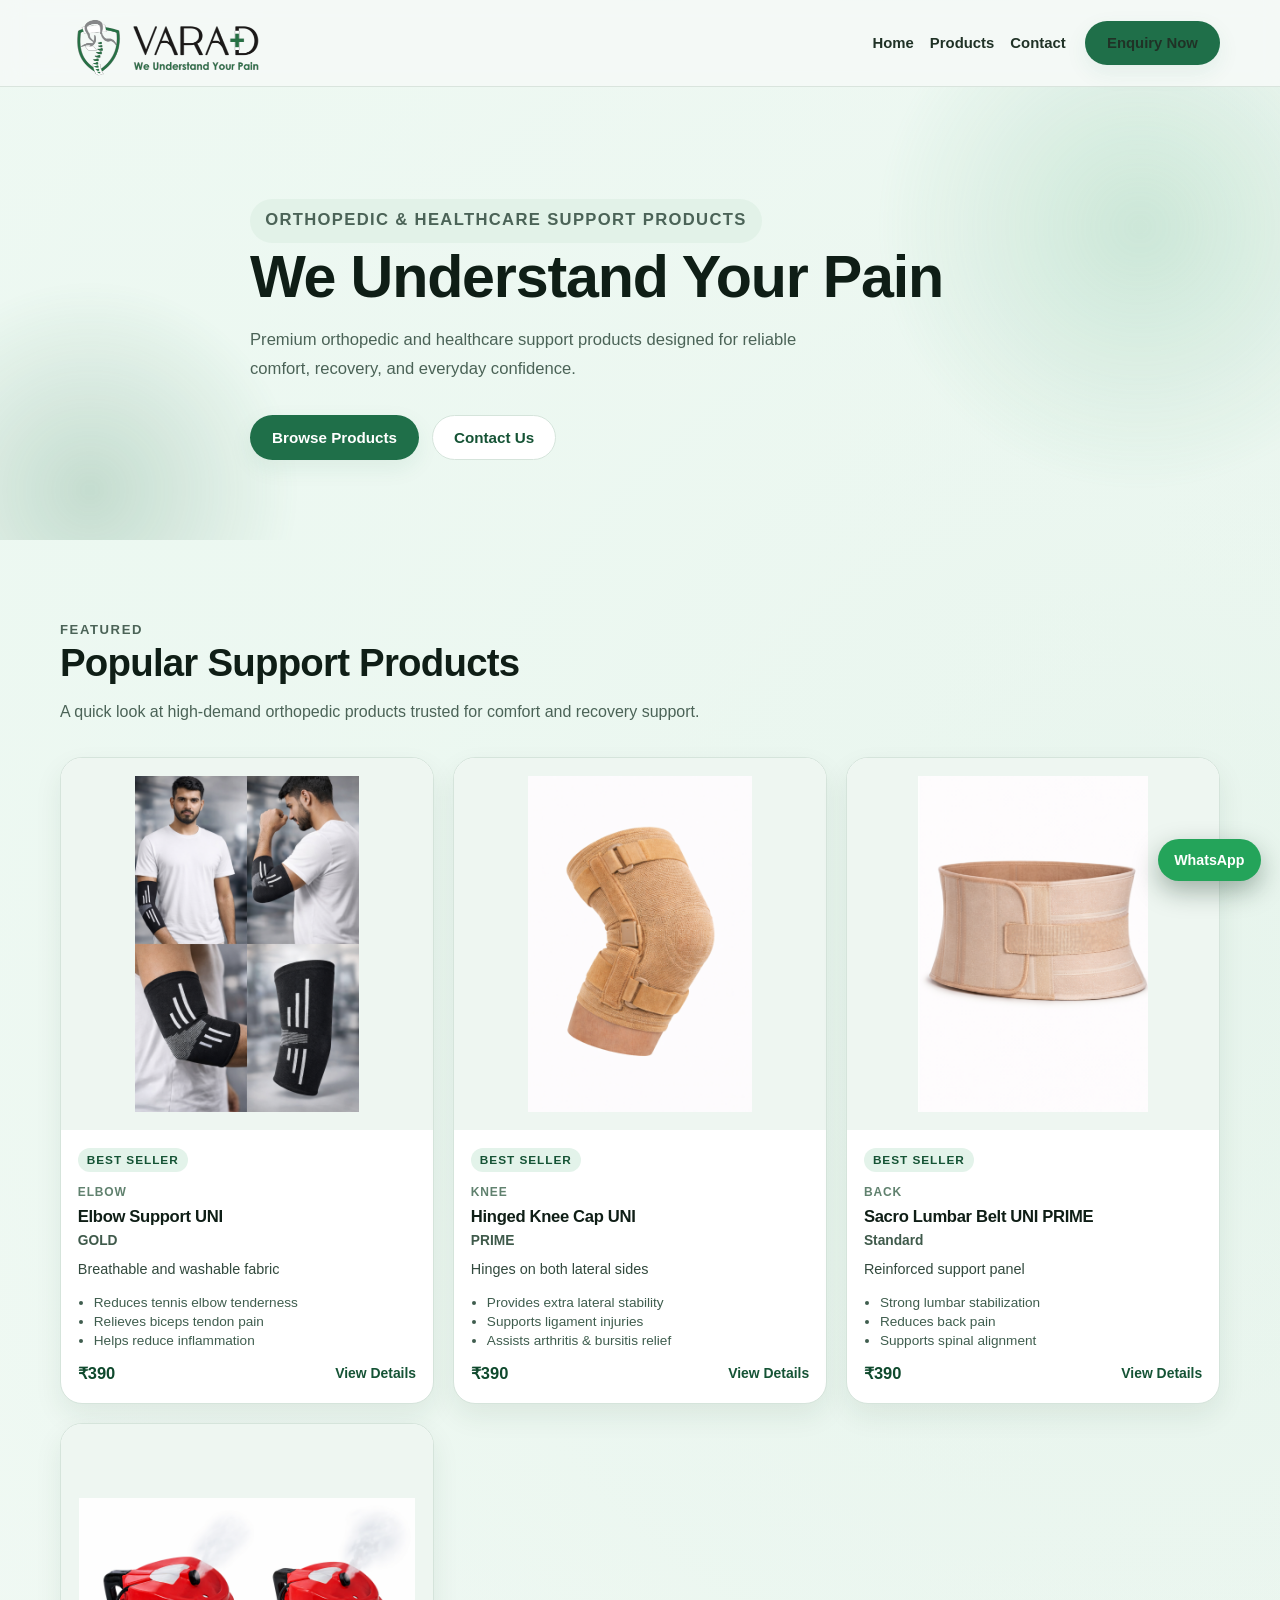
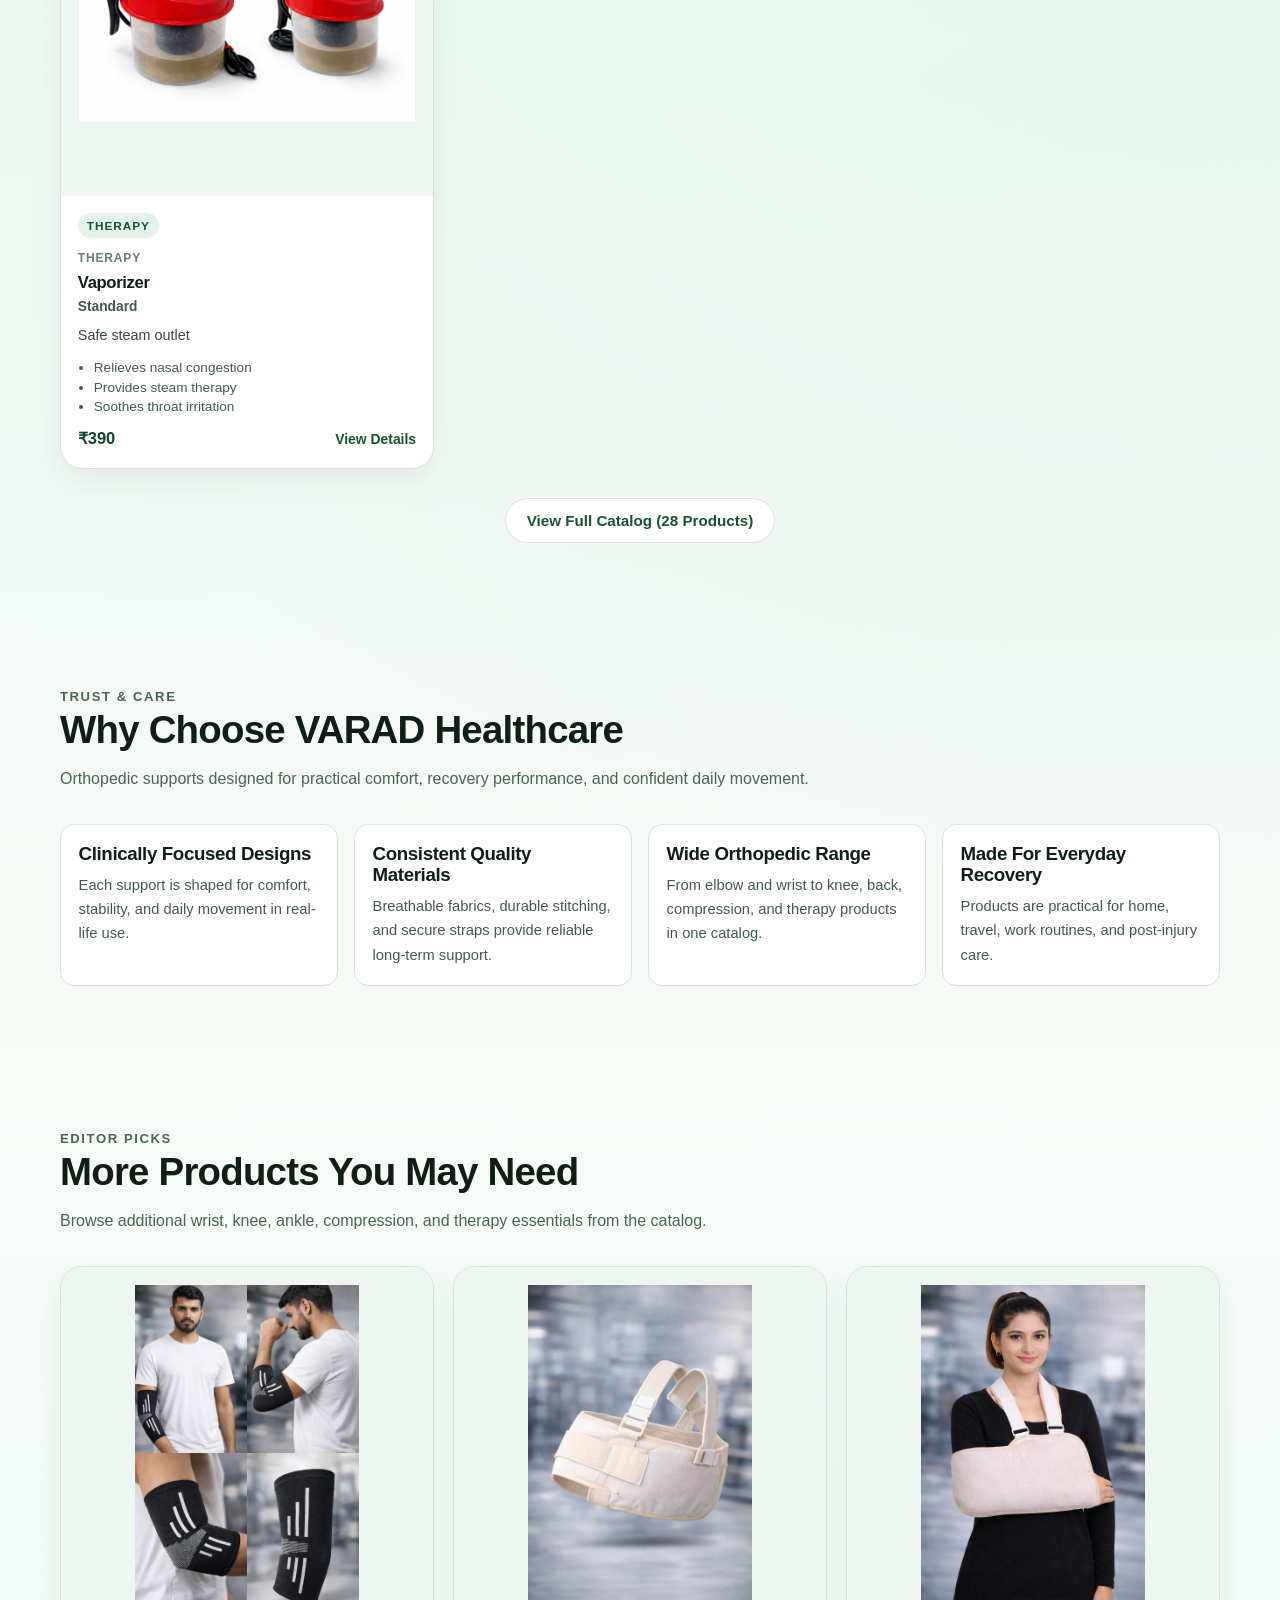
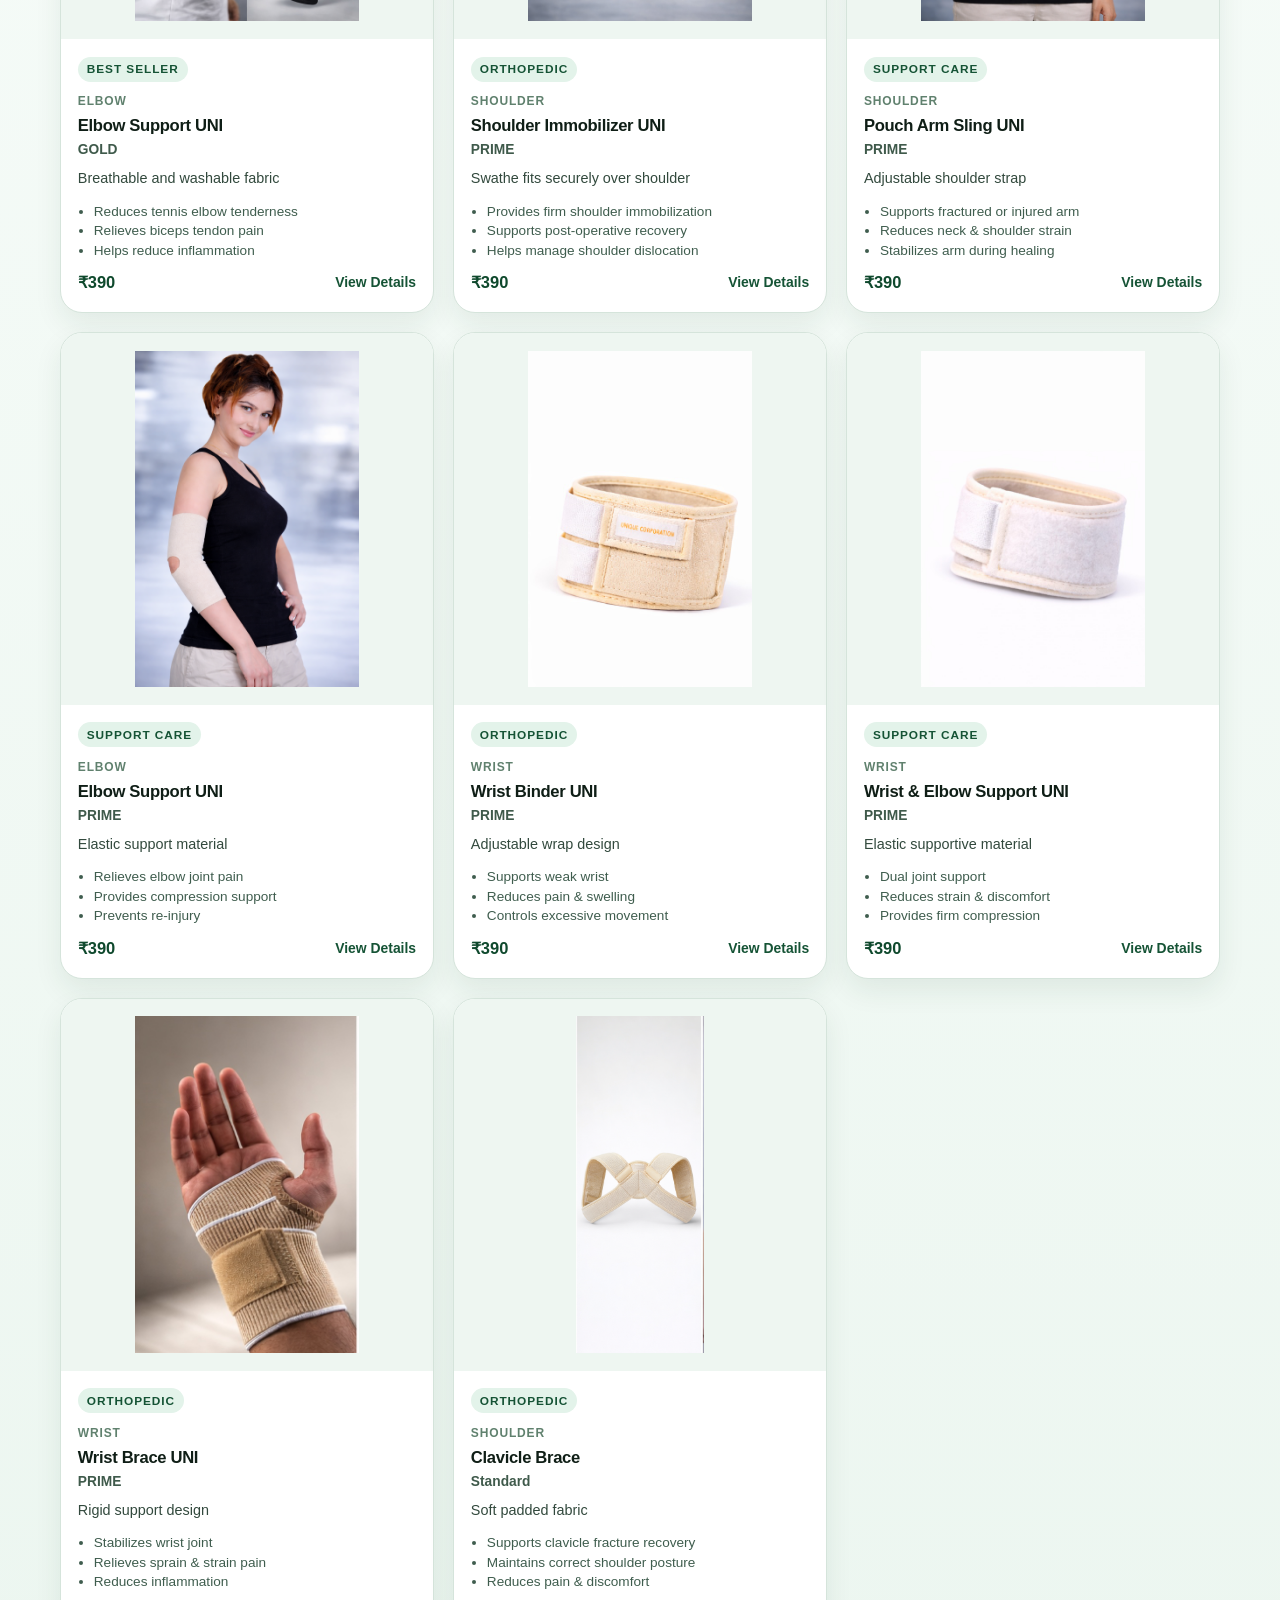
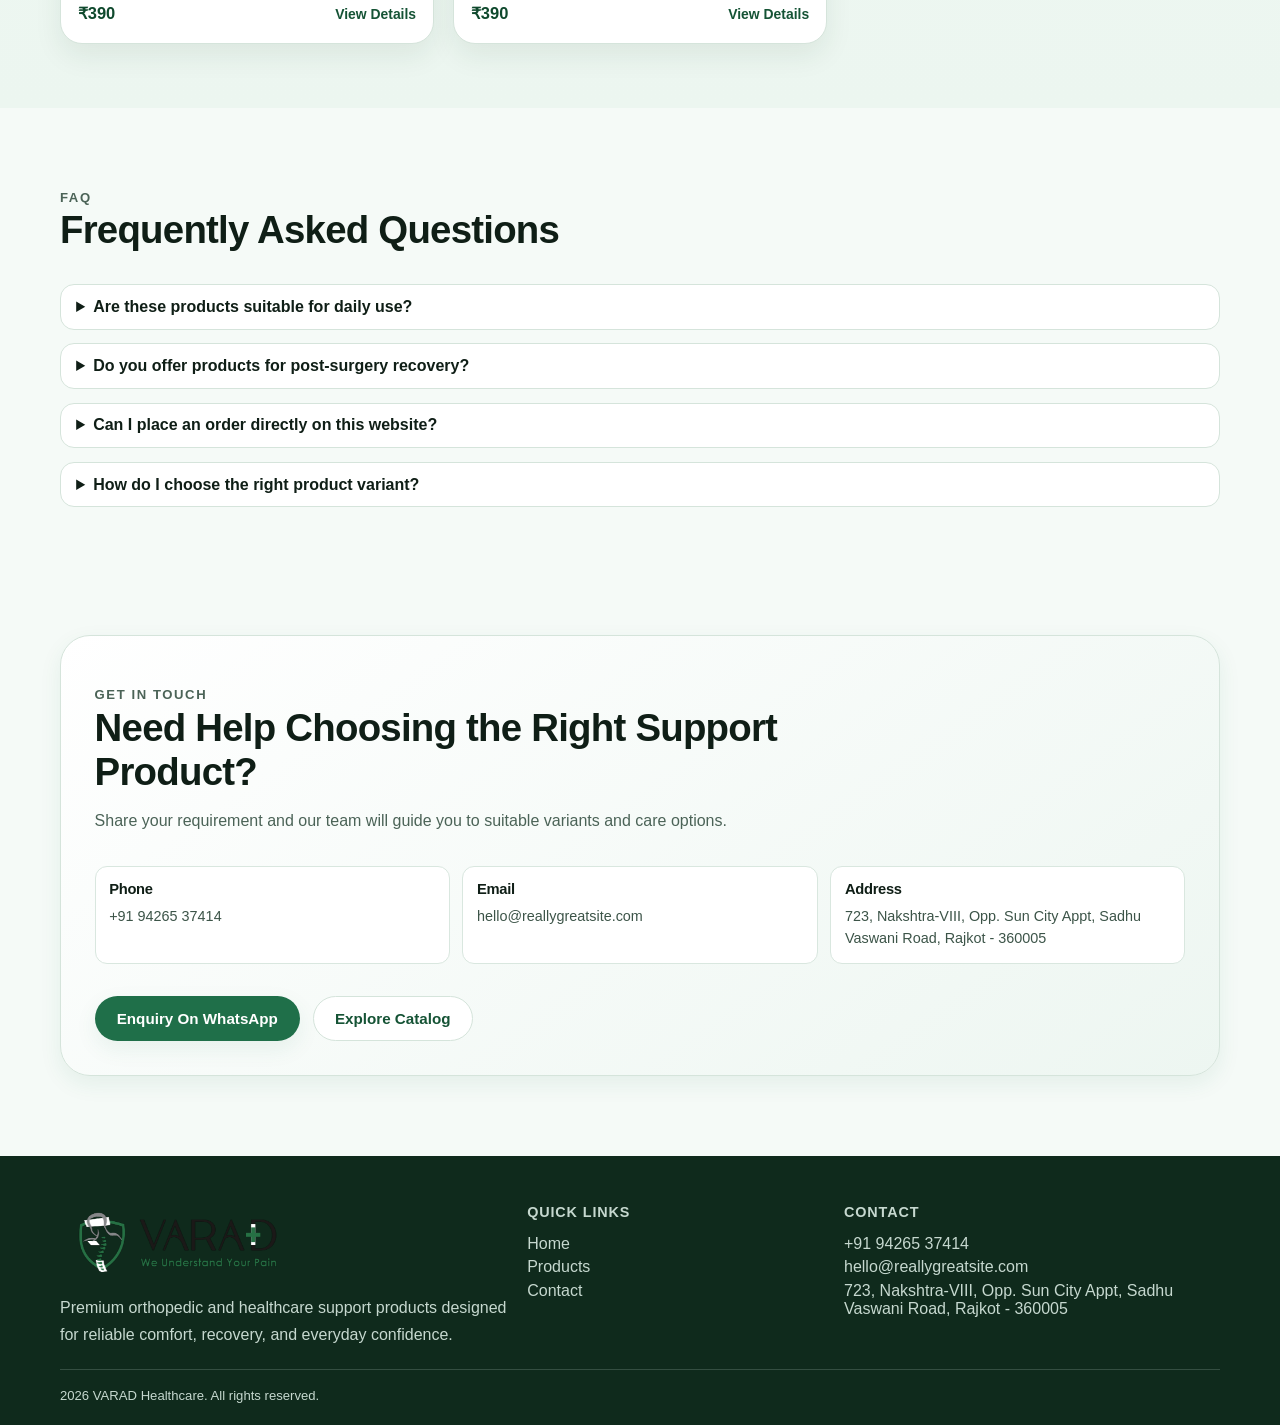
<file: index.html>
<!doctype html>
<html lang="en">
  <head>
    <meta charset="UTF-8" />
    <meta name="viewport" content="width=device-width, initial-scale=1.0" />
    <title>VARAD Healthcare | Orthopedic Product Catalog</title>
    <meta
      name="description"
      content="VARAD Healthcare orthopedic and healthcare support products with features, benefits, and MRP details."
    />
    <meta
      name="keywords"
      content="VARAD Healthcare, orthopedic products, elbow support, knee cap, sacro lumbar belt, healthcare catalog"
    />
    <link rel="icon" href="favicon.svg" type="image/svg+xml" />
    <link rel="stylesheet" href="assets/css/styles.css" />
  </head>
  <body data-page="home">
    <header class="site-header">
      <div class="container nav-wrap">
        <a href="index.html" class="brand">
          <img src="images/varad-logo.png" alt="VARAD Healthcare" class="brand-logo" />
          <span class="sr-only">VARAD Healthcare</span>
        </a>

        <button class="menu-toggle" type="button" id="menuToggle" aria-label="Toggle navigation">
          <span></span>
          <span></span>
          <span></span>
        </button>

        <nav class="main-nav" id="mainNav">
          <a href="index.html">Home</a>
          <a href="products.html">Products</a>
          <a href="#contact">Contact</a>
          <a href="#" class="btn btn-primary nav-btn js-whatsapp-link">Enquiry Now</a>
        </nav>
      </div>
    </header>

    <main>
      <section class="hero">
        <div class="container hero-inner">
          <p class="hero-chip">Orthopedic & Healthcare Support Products</p>
          <h1>We Understand Your Pain</h1>
          <p>
            Premium orthopedic and healthcare support products designed for reliable comfort,
            recovery, and everyday confidence.
          </p>

          <div class="hero-cta">
            <a href="products.html" class="btn btn-primary">Browse Products</a>
            <a href="#contact" class="btn btn-secondary">Contact Us</a>
          </div>
        </div>
      </section>

      <section class="section">
        <div class="container">
          <div class="section-heading">
            <p class="section-eyebrow">Featured</p>
            <h2>Popular Support Products</h2>
            <p>
              A quick look at high-demand orthopedic products trusted for comfort and recovery support.
            </p>
          </div>

          <div class="product-grid" id="featuredProducts"></div>

          <div class="centered-action">
            <a href="products.html" class="btn btn-secondary" id="catalogCountBtn">View Full Catalog</a>
          </div>
        </div>
      </section>

      <section class="section why-choose">
        <div class="container">
          <div class="section-heading">
            <p class="section-eyebrow">Trust & Care</p>
            <h2>Why Choose VARAD Healthcare</h2>
            <p>
              Orthopedic supports designed for practical comfort, recovery performance, and confident daily movement.
            </p>
          </div>

          <div class="info-grid" id="whyChooseGrid"></div>
        </div>
      </section>

      <section class="section light">
        <div class="container">
          <div class="section-heading">
            <p class="section-eyebrow">Editor Picks</p>
            <h2>More Products You May Need</h2>
            <p>
              Browse additional wrist, knee, ankle, compression, and therapy essentials from the catalog.
            </p>
          </div>

          <div class="product-grid" id="popularProducts"></div>
        </div>
      </section>

      <section class="section faq">
        <div class="container">
          <div class="section-heading">
            <p class="section-eyebrow">FAQ</p>
            <h2>Frequently Asked Questions</h2>
          </div>

          <div class="faq-list" id="faqList"></div>
        </div>
      </section>

      <section id="contact" class="section contact">
        <div class="container contact-card">
          <div class="section-heading">
            <p class="section-eyebrow">Get In Touch</p>
            <h2>Need Help Choosing the Right Support Product?</h2>
            <p>
              Share your requirement and our team will guide you to suitable variants and care options.
            </p>
          </div>

          <div class="contact-grid">
            <div>
              <h3>Phone</h3>
              <p class="js-phone"></p>
            </div>
            <div>
              <h3>Email</h3>
              <p class="js-email"></p>
            </div>
            <div>
              <h3>Address</h3>
              <p class="js-address"></p>
            </div>
          </div>

          <div class="hero-cta">
            <a href="#" class="btn btn-primary js-whatsapp-link">Enquiry On WhatsApp</a>
            <a href="products.html" class="btn btn-secondary">Explore Catalog</a>
          </div>
        </div>
      </section>
    </main>

    <footer class="site-footer">
      <div class="container footer-grid">
        <div>
          <img src="images/varad-logo.png" alt="VARAD Healthcare" class="footer-logo" />
          <p>
            Premium orthopedic and healthcare support products designed for reliable comfort, recovery, and everyday confidence.
          </p>
        </div>

        <div>
          <p class="footer-title">Quick Links</p>
          <ul>
            <li><a href="index.html">Home</a></li>
            <li><a href="products.html">Products</a></li>
            <li><a href="#contact">Contact</a></li>
          </ul>
        </div>

        <div>
          <p class="footer-title">Contact</p>
          <ul>
            <li class="js-phone"></li>
            <li class="js-email"></li>
            <li class="js-address"></li>
          </ul>
        </div>
      </div>

      <div class="container footer-bottom">
        <p><span id="currentYear"></span> VARAD Healthcare. All rights reserved.</p>
      </div>
    </footer>

    <a href="#" class="whatsapp-float js-whatsapp-link" aria-label="Chat on WhatsApp">WhatsApp</a>

    <script src="assets/js/products-data.js"></script>
    <script src="assets/js/main.js"></script>
  </body>
</html>
</file>
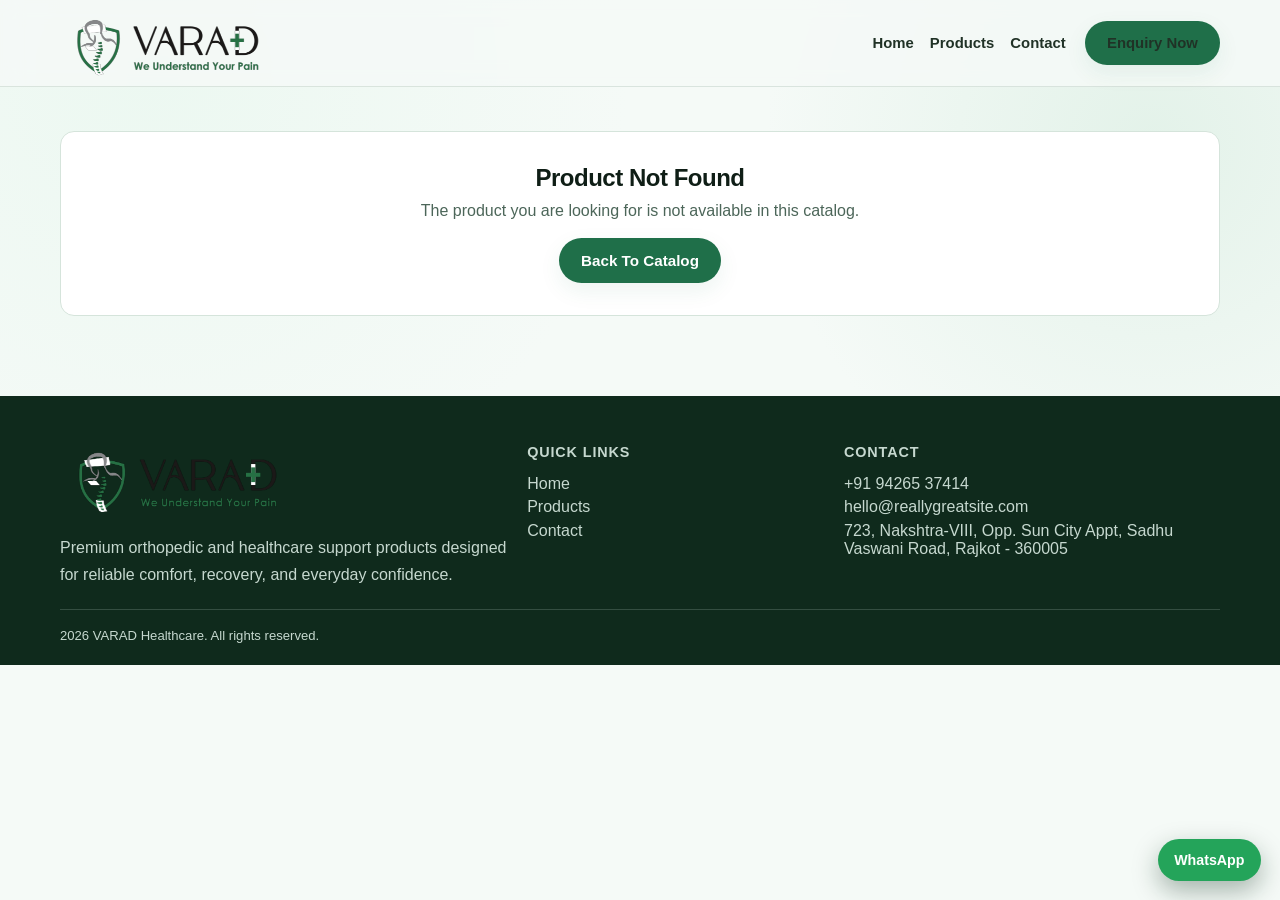
<file: product.html>
<!doctype html>
<html lang="en">
  <head>
    <meta charset="UTF-8" />
    <meta name="viewport" content="width=device-width, initial-scale=1.0" />
    <title>Product Details | VARAD Healthcare</title>
    <meta name="description" content="VARAD Healthcare product details with features, benefits, and MRP." />
    <link rel="icon" href="favicon.svg" type="image/svg+xml" />
    <link rel="stylesheet" href="assets/css/styles.css" />
  </head>
  <body data-page="product">
    <header class="site-header">
      <div class="container nav-wrap">
        <a href="index.html" class="brand">
          <img src="images/varad-logo.png" alt="VARAD Healthcare" class="brand-logo" />
          <span class="sr-only">VARAD Healthcare</span>
        </a>

        <button class="menu-toggle" type="button" id="menuToggle" aria-label="Toggle navigation">
          <span></span>
          <span></span>
          <span></span>
        </button>

        <nav class="main-nav" id="mainNav">
          <a href="index.html">Home</a>
          <a href="products.html">Products</a>
          <a href="index.html#contact">Contact</a>
          <a href="#" class="btn btn-primary nav-btn js-whatsapp-link">Enquiry Now</a>
        </nav>
      </div>
    </header>

    <main>
      <section class="section product-details-page">
        <div class="container" id="productDetailRoot"></div>
      </section>
    </main>

    <footer class="site-footer">
      <div class="container footer-grid">
        <div>
          <img src="images/varad-logo.png" alt="VARAD Healthcare" class="footer-logo" />
          <p>
            Premium orthopedic and healthcare support products designed for reliable comfort, recovery, and everyday confidence.
          </p>
        </div>

        <div>
          <p class="footer-title">Quick Links</p>
          <ul>
            <li><a href="index.html">Home</a></li>
            <li><a href="products.html">Products</a></li>
            <li><a href="index.html#contact">Contact</a></li>
          </ul>
        </div>

        <div>
          <p class="footer-title">Contact</p>
          <ul>
            <li class="js-phone"></li>
            <li class="js-email"></li>
            <li class="js-address"></li>
          </ul>
        </div>
      </div>

      <div class="container footer-bottom">
        <p><span id="currentYear"></span> VARAD Healthcare. All rights reserved.</p>
      </div>
    </footer>

    <a href="#" class="whatsapp-float js-whatsapp-link" aria-label="Chat on WhatsApp">WhatsApp</a>

    <script src="assets/js/products-data.js"></script>
    <script src="assets/js/main.js"></script>
  </body>
</html>
</file>
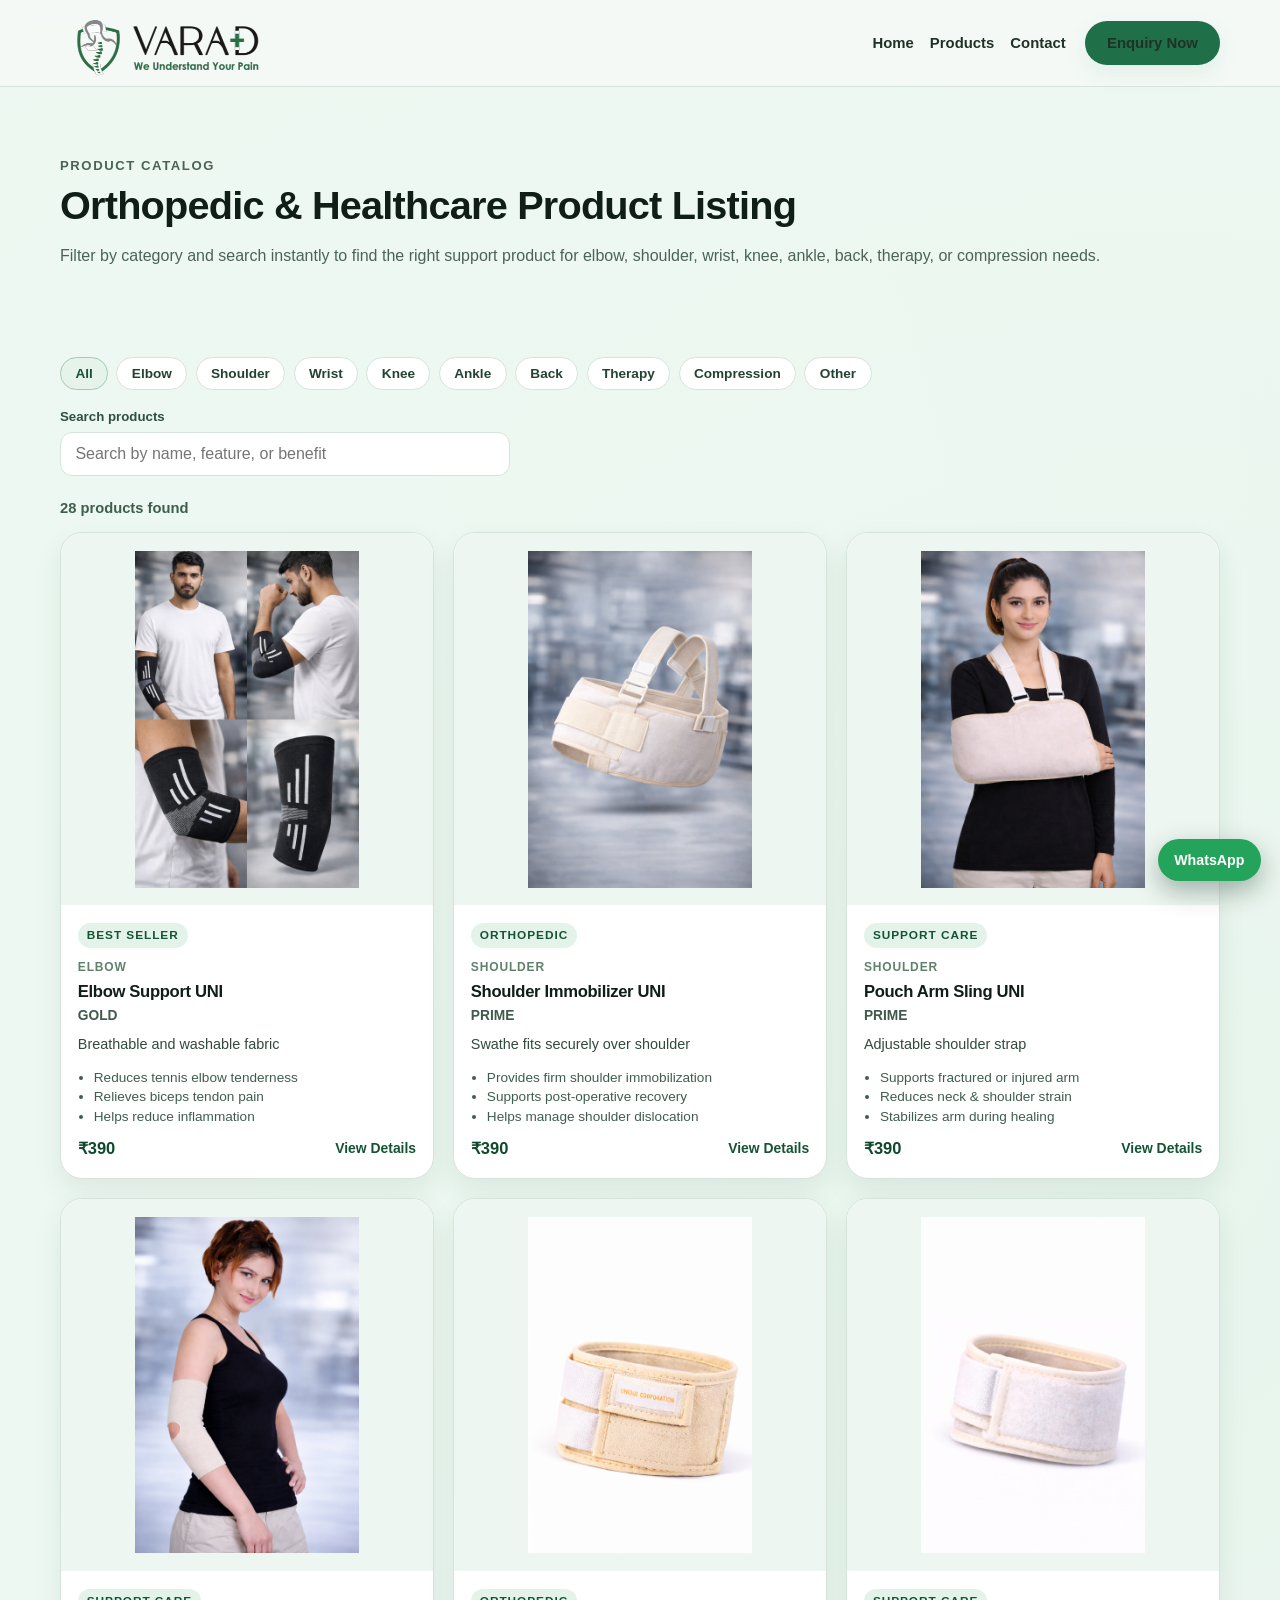
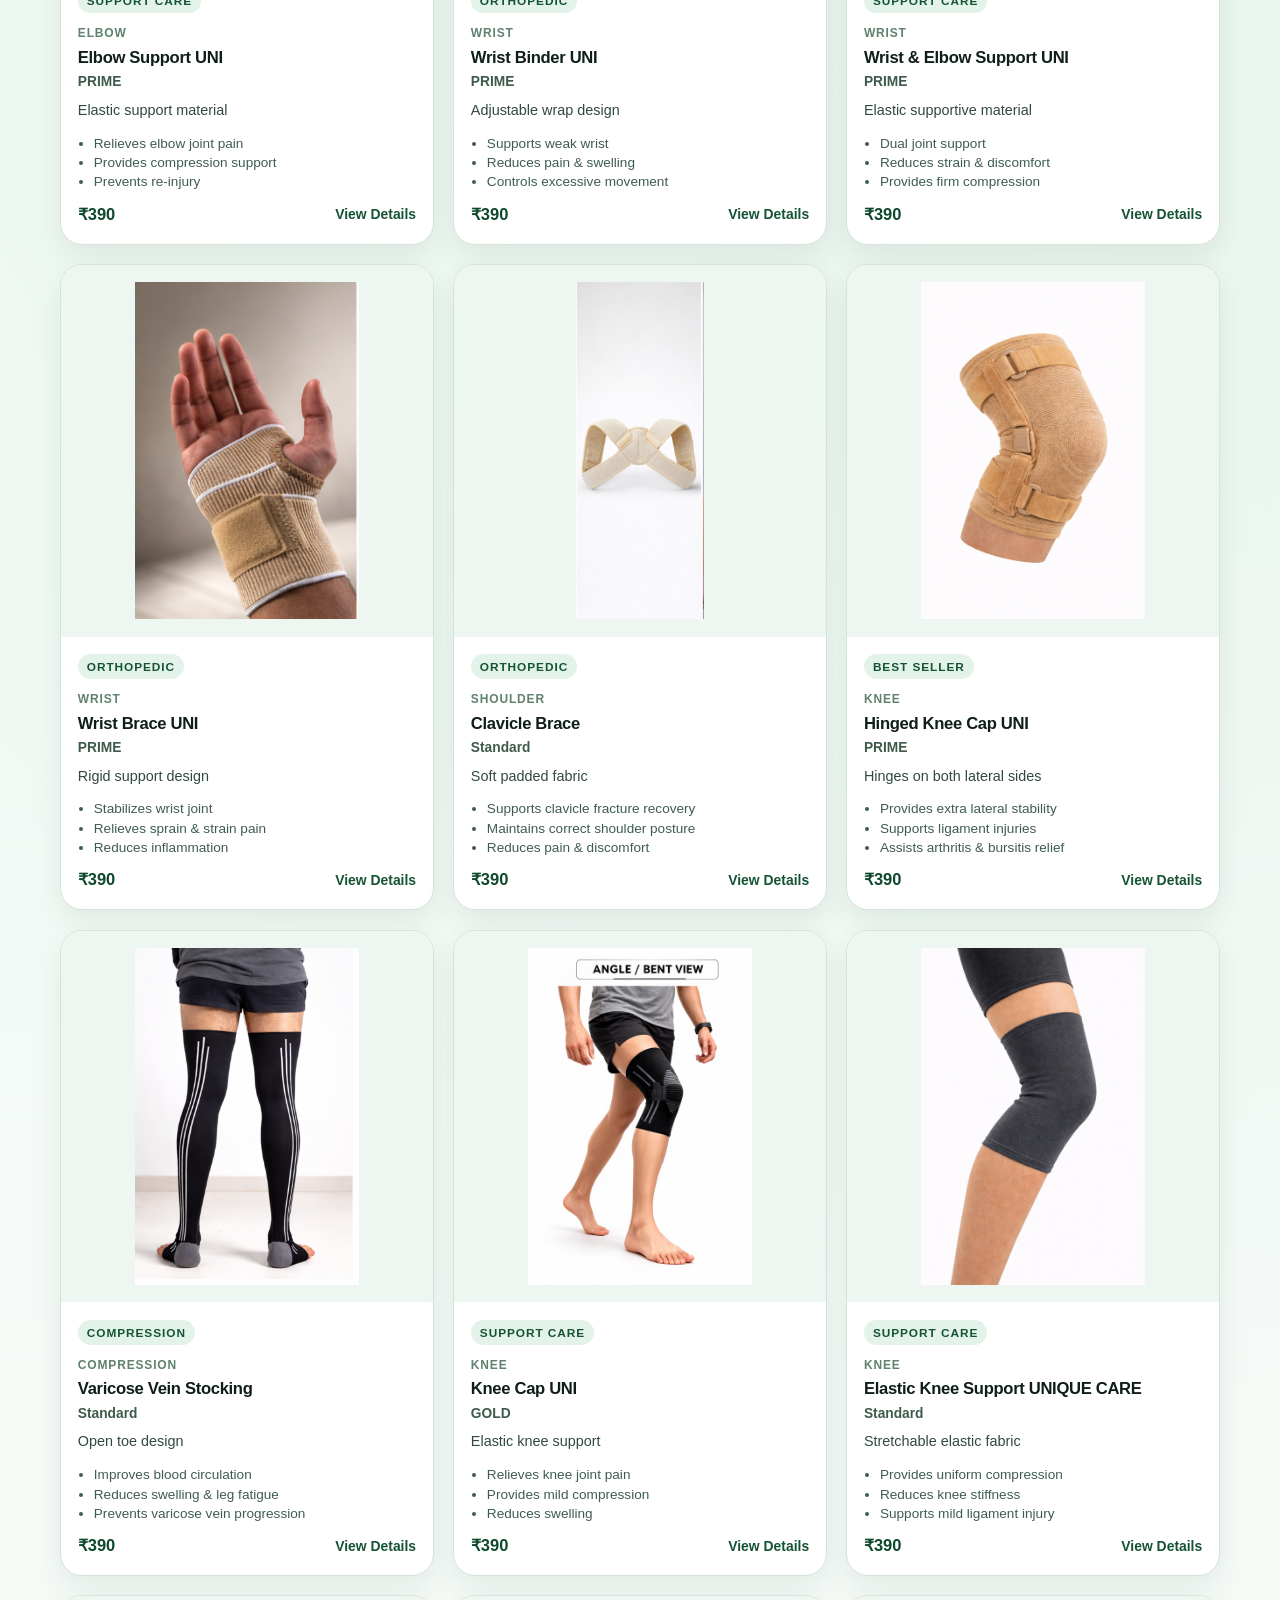
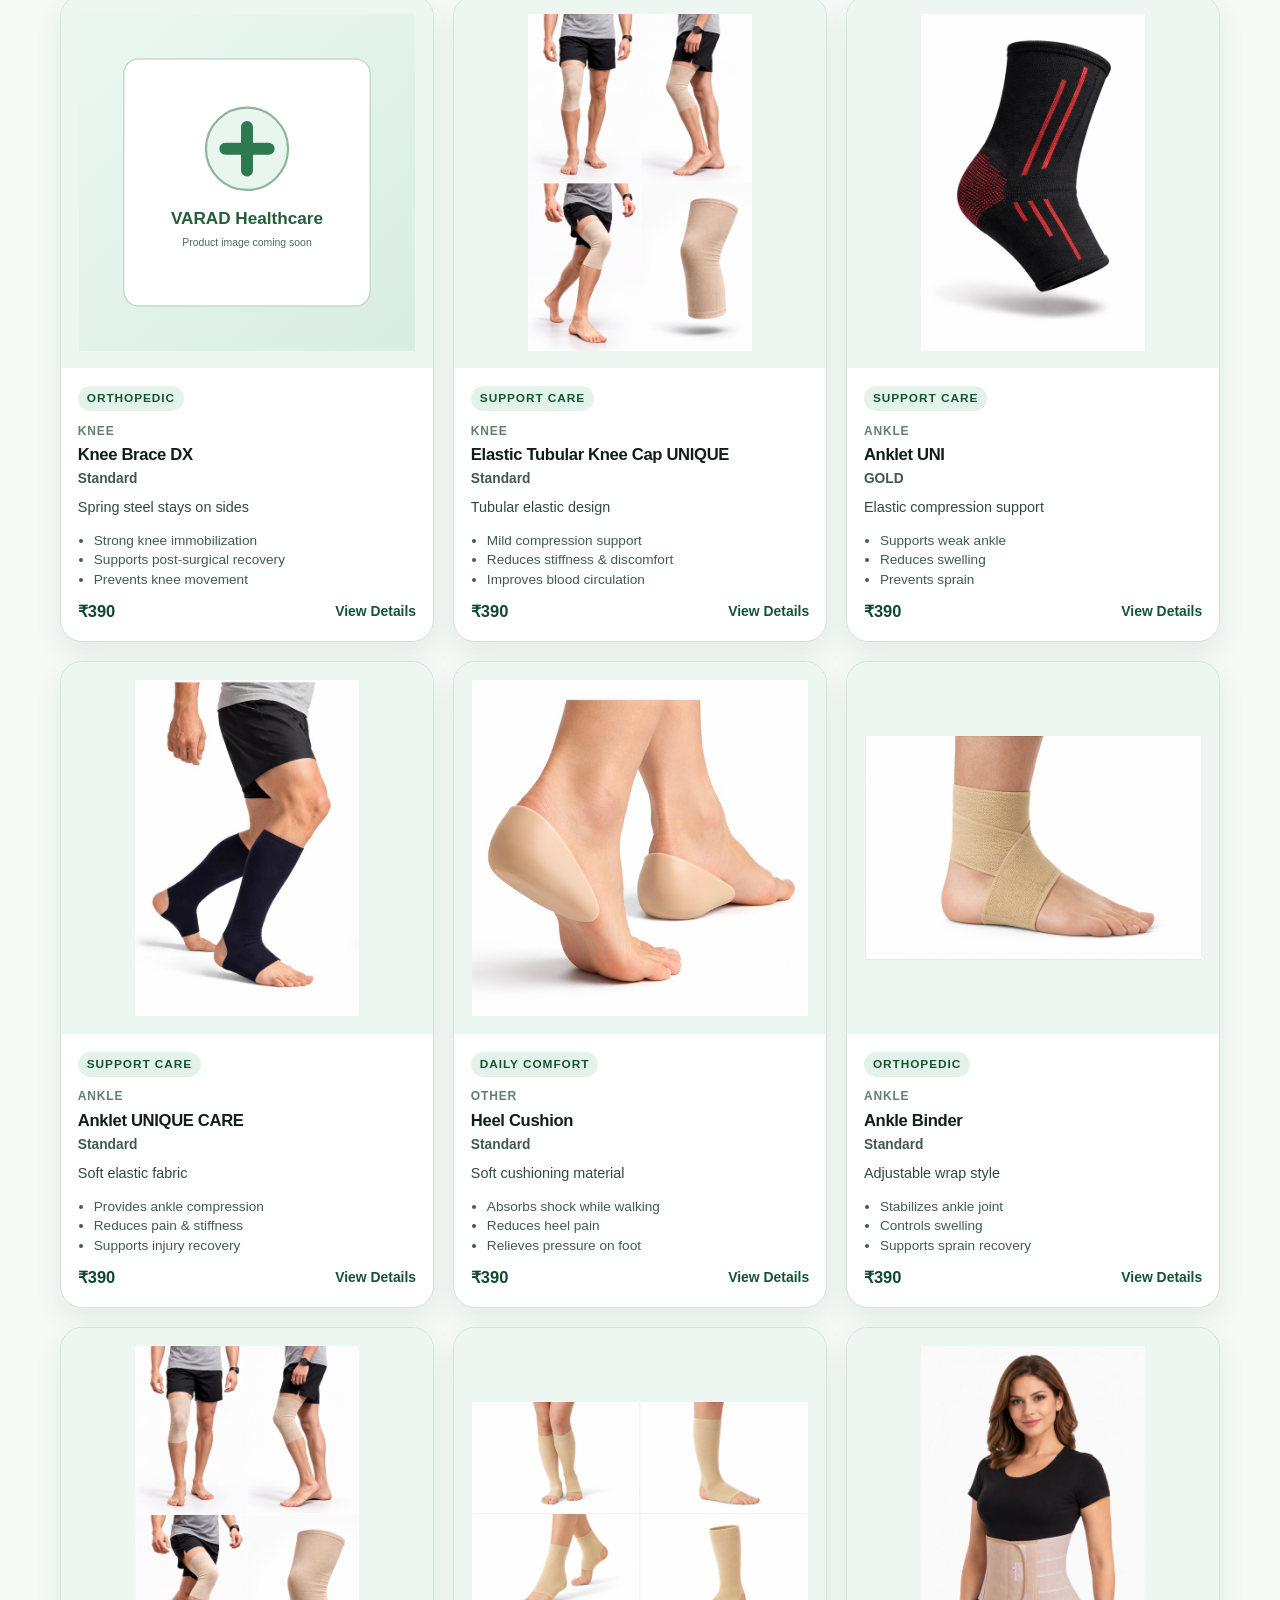
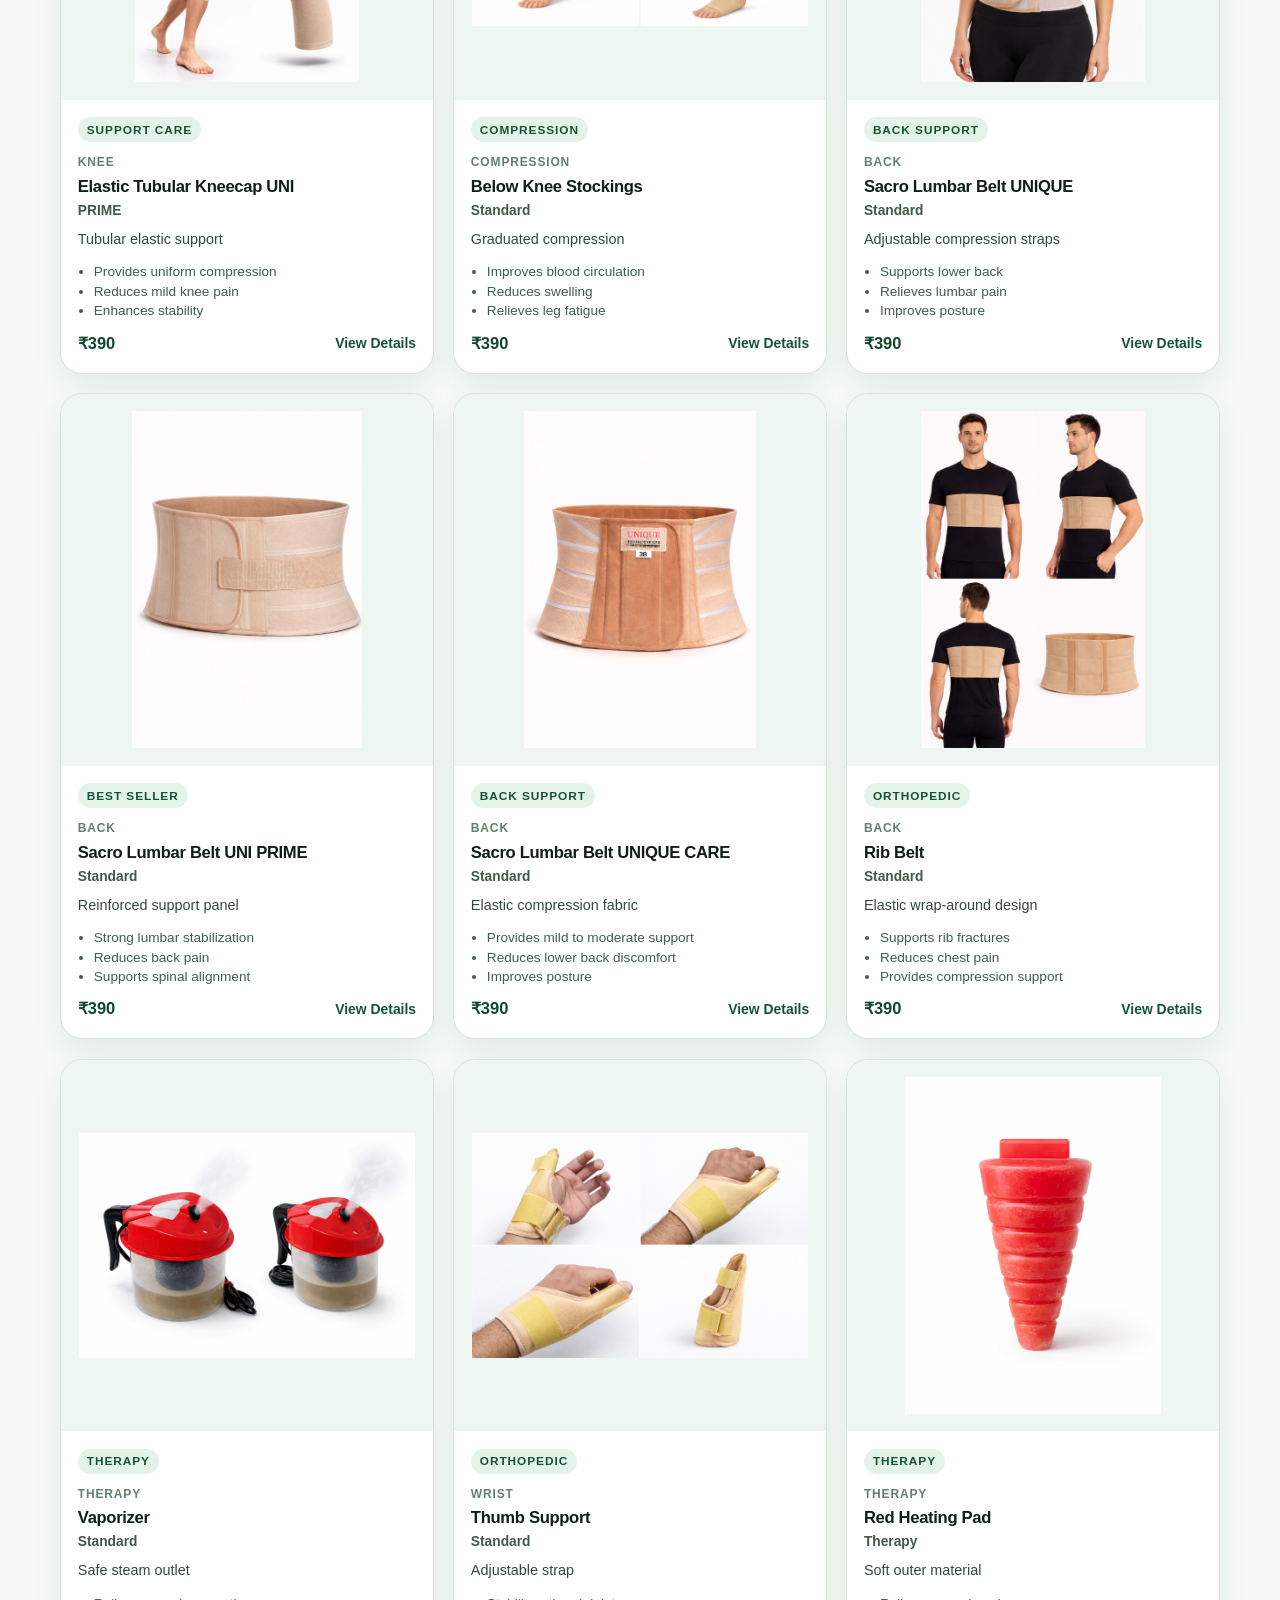
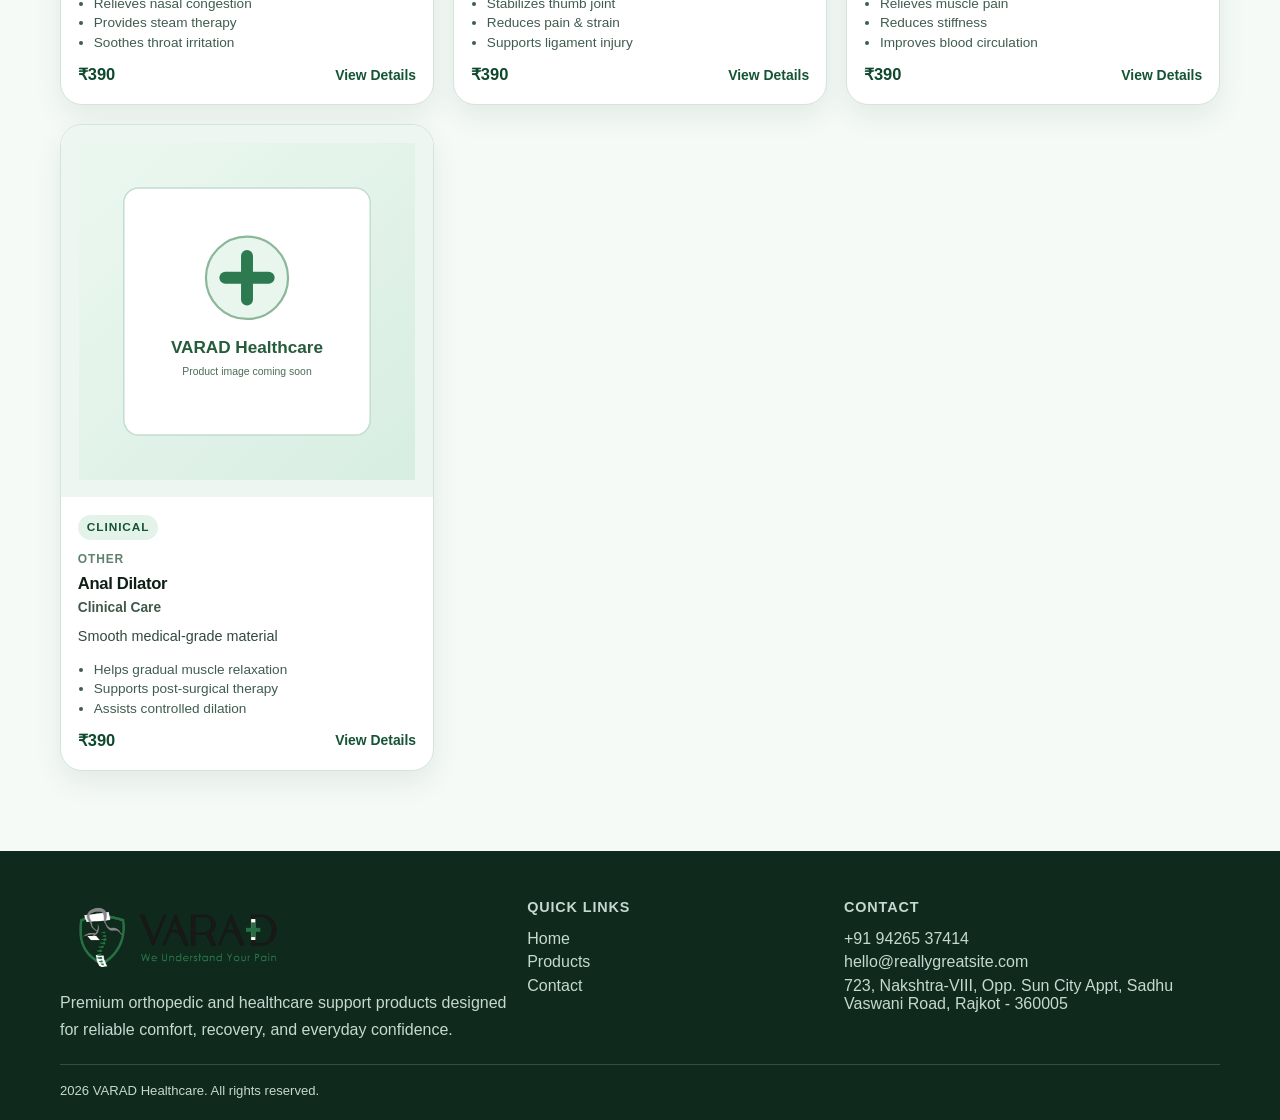
<file: products.html>
<!doctype html>
<html lang="en">
  <head>
    <meta charset="UTF-8" />
    <meta name="viewport" content="width=device-width, initial-scale=1.0" />
    <title>Products | VARAD Healthcare</title>
    <meta
      name="description"
      content="Browse VARAD Healthcare orthopedic and support products by category, features, benefits, and MRP."
    />
    <link rel="icon" href="favicon.svg" type="image/svg+xml" />
    <link rel="stylesheet" href="assets/css/styles.css" />
  </head>
  <body data-page="products">
    <header class="site-header">
      <div class="container nav-wrap">
        <a href="index.html" class="brand">
          <img src="images/varad-logo.png" alt="VARAD Healthcare" class="brand-logo" />
          <span class="sr-only">VARAD Healthcare</span>
        </a>

        <button class="menu-toggle" type="button" id="menuToggle" aria-label="Toggle navigation">
          <span></span>
          <span></span>
          <span></span>
        </button>

        <nav class="main-nav" id="mainNav">
          <a href="index.html">Home</a>
          <a href="products.html">Products</a>
          <a href="index.html#contact">Contact</a>
          <a href="#" class="btn btn-primary nav-btn js-whatsapp-link">Enquiry Now</a>
        </nav>
      </div>
    </header>

    <main>
      <section class="sub-hero">
        <div class="container">
          <p class="section-eyebrow">Product Catalog</p>
          <h1>Orthopedic & Healthcare Product Listing</h1>
          <p>
            Filter by category and search instantly to find the right support product for elbow,
            shoulder, wrist, knee, ankle, back, therapy, or compression needs.
          </p>
        </div>
      </section>

      <section class="section">
        <div class="container">
          <div class="catalog-toolbar">
            <div class="filter-row" id="categoryFilters"></div>

            <label class="search-box" for="productSearch">
              <span>Search products</span>
              <input
                id="productSearch"
                type="search"
                placeholder="Search by name, feature, or benefit"
              />
            </label>
          </div>

          <p class="result-count" id="resultCount"></p>
          <div class="product-grid" id="productsGrid"></div>
          <div class="empty-state" id="emptyState" hidden>
            <h3>No products found</h3>
            <p>Try a different keyword or filter category.</p>
          </div>
        </div>
      </section>
    </main>

    <footer class="site-footer">
      <div class="container footer-grid">
        <div>
          <img src="images/varad-logo.png" alt="VARAD Healthcare" class="footer-logo" />
          <p>
            Premium orthopedic and healthcare support products designed for reliable comfort, recovery, and everyday confidence.
          </p>
        </div>

        <div>
          <p class="footer-title">Quick Links</p>
          <ul>
            <li><a href="index.html">Home</a></li>
            <li><a href="products.html">Products</a></li>
            <li><a href="index.html#contact">Contact</a></li>
          </ul>
        </div>

        <div>
          <p class="footer-title">Contact</p>
          <ul>
            <li class="js-phone"></li>
            <li class="js-email"></li>
            <li class="js-address"></li>
          </ul>
        </div>
      </div>

      <div class="container footer-bottom">
        <p><span id="currentYear"></span> VARAD Healthcare. All rights reserved.</p>
      </div>
    </footer>

    <a href="#" class="whatsapp-float js-whatsapp-link" aria-label="Chat on WhatsApp">WhatsApp</a>

    <script src="assets/js/products-data.js"></script>
    <script src="assets/js/main.js"></script>
  </body>
</html>
</file>
<file: assets/css/styles.css>
:root {
  --bg: #f5faf7;
  --surface: #ffffff;
  --surface-soft: #eef6f1;
  --primary: #1f6f49;
  --primary-strong: #155335;
  --text: #0f1e16;
  --muted: #4b6357;
  --line: #d5e4db;
  --shadow-sm: 0 8px 22px rgba(31, 111, 73, 0.08);
  --shadow-lg: 0 26px 50px rgba(11, 52, 31, 0.12);
  --radius-md: 14px;
  --radius-lg: 22px;
  --radius-xl: 30px;
}

* {
  box-sizing: border-box;
}

html,
body {
  margin: 0;
  padding: 0;
}

body {
  min-height: 100vh;
  font-family: "Sora", "Poppins", "Segoe UI", sans-serif;
  color: var(--text);
  background:
    radial-gradient(circle at 12% 8%, #ecf8f1 0, transparent 34%),
    radial-gradient(circle at 90% 16%, #e3f2e9 0, transparent 28%),
    var(--bg);
}

a {
  color: inherit;
  text-decoration: none;
}

img {
  display: block;
  max-width: 100%;
}

.container {
  width: min(1160px, calc(100% - 2.4rem));
  margin: 0 auto;
}

.section {
  padding: 4rem 0;
}

.section.light {
  background: linear-gradient(180deg, #f7fcf9 0%, #ecf6f0 100%);
}

.section-heading {
  margin-bottom: 2rem;
  max-width: 760px;
}

.section-eyebrow {
  margin: 0 0 0.7rem;
  display: inline-flex;
  color: var(--primary);
  font-size: 0.82rem;
  font-weight: 700;
  text-transform: uppercase;
  letter-spacing: 0.12em;
}

.section-heading h2,
h1,
h2,
h3 {
  margin: 0;
  font-family: "Outfit", "Sora", sans-serif;
  line-height: 1.14;
  letter-spacing: -0.02em;
}

.section-heading h2 {
  font-size: clamp(1.7rem, 3vw, 2.5rem);
}

.section-heading p,
.sub-hero p {
  margin: 0.9rem 0 0;
  color: var(--muted);
  line-height: 1.65;
}

.btn {
  display: inline-flex;
  align-items: center;
  justify-content: center;
  padding: 0.82rem 1.32rem;
  border-radius: 999px;
  border: 1px solid transparent;
  font-size: 0.95rem;
  font-weight: 600;
  transition: transform 0.25s ease, box-shadow 0.25s ease, background-color 0.25s ease;
}

.btn:hover {
  transform: translateY(-2px);
}

.btn-primary {
  background: var(--primary);
  color: #fff;
  box-shadow: var(--shadow-sm);
}

.btn-primary:hover {
  background: var(--primary-strong);
}

.btn-secondary {
  background: #fff;
  color: var(--primary-strong);
  border-color: var(--line);
}

.site-header {
  position: sticky;
  top: 0;
  z-index: 40;
  backdrop-filter: blur(10px);
  background: rgba(245, 250, 247, 0.85);
  border-bottom: 1px solid rgba(165, 189, 176, 0.35);
}

.nav-wrap {
  min-height: 78px;
  display: flex;
  align-items: center;
  justify-content: space-between;
  gap: 1rem;
}

.brand {
  position: relative;
  display: inline-flex;
  align-items: center;
  gap: 0.5rem;
}

.brand-logo {
  width: min(220px, 52vw);
  height: auto;
  display: block;
}

.footer-logo {
  width: min(240px, 60vw);
  height: auto;
  display: block;
  margin-bottom: 0.6rem;
}

.sr-only {
  position: absolute;
  width: 1px;
  height: 1px;
  padding: 0;
  margin: -1px;
  overflow: hidden;
  clip: rect(0, 0, 0, 0);
  border: 0;
}

.main-nav {
  display: flex;
  align-items: center;
  gap: 1rem;
}

.main-nav > a {
  font-size: 0.93rem;
  font-weight: 600;
  color: #203226;
}

.nav-btn {
  margin-left: 0.2rem;
}

.menu-toggle {
  display: none;
  flex-direction: column;
  gap: 5px;
  border: 0;
  background: transparent;
  padding: 0;
}

.menu-toggle span {
  width: 24px;
  height: 2px;
  background: #1d3225;
  border-radius: 999px;
}

.hero {
  position: relative;
  padding: 6rem 0 5rem;
  overflow: hidden;
}

.hero::before,
.hero::after {
  content: "";
  position: absolute;
  border-radius: 999px;
  filter: blur(3px);
}

.hero::before {
  width: 520px;
  height: 520px;
  background: radial-gradient(circle, rgba(92, 176, 130, 0.22) 0%, rgba(92, 176, 130, 0) 72%);
  right: -120px;
  top: -120px;
}

.hero::after {
  width: 420px;
  height: 420px;
  background: radial-gradient(circle, rgba(43, 112, 76, 0.2) 0%, rgba(43, 112, 76, 0) 70%);
  left: -120px;
  bottom: -160px;
}

.hero-inner {
  position: relative;
  z-index: 1;
  max-width: 780px;
  animation: rise 0.7s ease both;
}

.hero-chip {
  margin: 0 0 1rem;
  display: inline-flex;
  padding: 0.48rem 0.95rem;
  border-radius: 999px;
  background: #e2f2e8;
  color: var(--primary-strong);
  font-size: 0.8rem;
  font-weight: 700;
  letter-spacing: 0.08em;
  text-transform: uppercase;
}

.hero h1 {
  font-size: clamp(2rem, 5vw, 3.7rem);
}

.hero p {
  margin: 1rem 0 0;
  max-width: 62ch;
  font-size: 1.04rem;
  color: var(--muted);
  line-height: 1.72;
}

.hero-cta {
  margin-top: 2rem;
  display: flex;
  flex-wrap: wrap;
  gap: 0.8rem;
}

.centered-action {
  margin-top: 1.8rem;
  display: flex;
  justify-content: center;
}

.sub-hero {
  padding: 3.4rem 0 1.5rem;
}

.sub-hero h1 {
  margin-top: 0.4rem;
  font-size: clamp(1.8rem, 3.1vw, 2.8rem);
}

.catalog-toolbar {
  display: grid;
  gap: 1.2rem;
  margin-bottom: 1.5rem;
}

.filter-row {
  display: flex;
  flex-wrap: wrap;
  gap: 0.52rem;
}

.chip {
  border: 1px solid var(--line);
  border-radius: 999px;
  background: #fff;
  color: #244233;
  padding: 0.48rem 0.9rem;
  font-size: 0.85rem;
  font-weight: 600;
  transition: all 0.2s ease;
}

.chip.active,
.chip:hover {
  background: #e6f3eb;
  border-color: #a4cab3;
  color: var(--primary-strong);
}

.search-box {
  display: grid;
  gap: 0.5rem;
  max-width: 450px;
}

.search-box span {
  font-size: 0.83rem;
  font-weight: 600;
  color: #304f40;
}

.search-box input {
  width: 100%;
  border: 1px solid var(--line);
  background: #fff;
  color: var(--text);
  border-radius: 12px;
  padding: 0.76rem 0.9rem;
  outline: none;
  font: inherit;
}

.search-box input:focus {
  border-color: #9ac3aa;
  box-shadow: 0 0 0 4px rgba(86, 158, 118, 0.12);
}

.result-count {
  margin: 0 0 1rem;
  color: #3f5d4d;
  font-size: 0.92rem;
  font-weight: 600;
}

.product-grid {
  display: grid;
  gap: 1.2rem;
  grid-template-columns: repeat(3, minmax(0, 1fr));
}

.product-card {
  border-radius: var(--radius-lg);
  background: var(--surface);
  border: 1px solid var(--line);
  overflow: hidden;
  box-shadow: 0 12px 28px rgba(23, 64, 40, 0.08);
  transition: transform 0.28s ease, box-shadow 0.28s ease;
}

.product-card:hover {
  transform: translateY(-7px);
  box-shadow: var(--shadow-lg);
}

.product-image-wrap {
  display: block;
  aspect-ratio: 1 / 1;
  background: var(--surface-soft);
}

.product-image {
  width: 100%;
  height: 100%;
  object-fit: contain;
  padding: 1.1rem;
}

.product-content {
  padding: 1.1rem 1.05rem 1.25rem;
}

.product-badge {
  display: inline-flex;
  font-size: 0.74rem;
  font-weight: 700;
  text-transform: uppercase;
  letter-spacing: 0.08em;
  border-radius: 999px;
  padding: 0.34rem 0.56rem;
  background: #e3f3ea;
  color: var(--primary-strong);
}

.product-category {
  margin: 0.8rem 0 0;
  font-size: 0.75rem;
  font-weight: 700;
  letter-spacing: 0.07em;
  text-transform: uppercase;
  color: #60816e;
}

.product-content h3 {
  margin: 0.42rem 0 0;
  font-size: 1.04rem;
  line-height: 1.3;
}

.product-variant {
  margin: 0.34rem 0 0;
  color: #3f5a4b;
  font-size: 0.86rem;
  font-weight: 600;
}

.product-description {
  margin: 0.62rem 0 0;
  font-size: 0.9rem;
  line-height: 1.6;
  color: #32493d;
}

.product-benefits {
  margin: 0.85rem 0 0;
  padding-left: 1rem;
  color: #3f5d4e;
  display: grid;
  gap: 0.28rem;
  font-size: 0.85rem;
}

.product-footer {
  margin-top: 0.95rem;
  display: flex;
  justify-content: space-between;
  align-items: center;
  gap: 0.5rem;
}

.product-price {
  margin: 0;
  color: #0f492d;
  font-size: 1.03rem;
  font-weight: 800;
}

.ghost-link {
  color: var(--primary-strong);
  font-size: 0.87rem;
  font-weight: 700;
}

.info-grid {
  display: grid;
  grid-template-columns: repeat(4, minmax(0, 1fr));
  gap: 1rem;
}

.info-card {
  border: 1px solid var(--line);
  background: #fff;
  border-radius: var(--radius-md);
  padding: 1.1rem;
}

.info-card p {
  margin: 0.55rem 0 0;
  font-size: 0.92rem;
  color: #425a4d;
  line-height: 1.65;
}

.faq-list {
  display: grid;
  gap: 0.85rem;
}

.faq-list details {
  background: #fff;
  border: 1px solid var(--line);
  border-radius: 14px;
  padding: 0.8rem 0.95rem;
}

.faq-list summary {
  cursor: pointer;
  font-weight: 700;
}

.faq-list p {
  margin: 0.6rem 0 0;
  color: #3f584b;
  line-height: 1.65;
}

.contact-card {
  border-radius: var(--radius-xl);
  background: linear-gradient(145deg, #ffffff 0%, #edf6f1 100%);
  border: 1px solid var(--line);
  padding: 2.1rem;
  box-shadow: var(--shadow-sm);
}

.contact-grid {
  margin-top: 1rem;
  display: grid;
  grid-template-columns: repeat(3, minmax(0, 1fr));
  gap: 0.8rem;
}

.contact-grid > div {
  border: 1px solid #d9e7df;
  background: #fff;
  border-radius: 12px;
  padding: 0.85rem;
}

.contact-grid h3 {
  font-size: 0.92rem;
}

.contact-grid p {
  margin: 0.45rem 0 0;
  color: #3c5448;
  line-height: 1.55;
  font-size: 0.9rem;
}

.product-details-page {
  padding-top: 2.8rem;
}

.breadcrumbs {
  margin-bottom: 1.1rem;
  display: flex;
  gap: 0.4rem;
  flex-wrap: wrap;
  color: #45614f;
  font-size: 0.86rem;
}

.product-detail-layout {
  display: grid;
  grid-template-columns: 1.1fr 1fr;
  gap: 1.4rem;
}

.product-gallery {
  background: #fff;
  border: 1px solid var(--line);
  border-radius: var(--radius-lg);
  padding: 1rem;
}

.gallery-main {
  border-radius: 16px;
  overflow: hidden;
  aspect-ratio: 1 / 1;
  background: var(--surface-soft);
}

.gallery-thumbs {
  margin-top: 0.75rem;
  display: flex;
  gap: 0.55rem;
  overflow-x: auto;
}

.thumb-btn {
  width: 75px;
  height: 75px;
  flex-shrink: 0;
  border: 1px solid #d8e6de;
  background: #fff;
  border-radius: 12px;
  overflow: hidden;
  padding: 0;
}

.thumb-btn .product-image {
  padding: 0.3rem;
}

.thumb-btn.is-active {
  border-color: #71a585;
}

.product-detail-panel {
  border: 1px solid var(--line);
  border-radius: var(--radius-lg);
  background: #fff;
  padding: 1.3rem;
}

.product-detail-panel h1 {
  margin-top: 0.5rem;
  font-size: clamp(1.6rem, 3.1vw, 2.2rem);
}

.hero-price {
  margin-top: 0.7rem;
  font-size: 1.5rem;
}

.detail-grid {
  margin-top: 1.2rem;
  display: grid;
  gap: 1rem;
  grid-template-columns: repeat(3, minmax(0, 1fr));
}

.detail-card {
  border: 1px solid var(--line);
  border-radius: 14px;
  background: #fff;
  padding: 1rem;
}

.detail-card h2 {
  font-size: 1.07rem;
}

.detail-card ul {
  margin: 0.72rem 0 0;
  padding-left: 1rem;
  display: grid;
  gap: 0.3rem;
  color: #3f5c4d;
  line-height: 1.58;
}

.site-footer {
  margin-top: 1rem;
  background: #0f2a1c;
  color: #e4eee9;
}

.footer-grid {
  padding: 2.2rem 0 1.3rem;
  display: grid;
  gap: 1rem;
  grid-template-columns: 1.2fr 0.8fr 1fr;
}

.footer-brand {
  font-size: 1.15rem;
  font-weight: 700;
}

.site-footer p {
  margin: 0.55rem 0 0;
  line-height: 1.7;
  color: #c6d8cf;
}

.footer-title {
  font-size: 0.9rem;
  color: #fff;
  font-weight: 700;
  letter-spacing: 0.06em;
  text-transform: uppercase;
}

.site-footer ul {
  margin: 0.65rem 0 0;
  padding: 0;
  list-style: none;
  display: grid;
  gap: 0.35rem;
  color: #c6d8cf;
}

.footer-bottom {
  border-top: 1px solid rgba(223, 243, 233, 0.18);
  padding: 0.9rem 0 1.15rem;
}

.footer-bottom p {
  margin: 0;
  font-size: 0.82rem;
}

.whatsapp-float {
  position: fixed;
  right: 1.2rem;
  bottom: 1.2rem;
  z-index: 45;
  border-radius: 999px;
  background: #24a45a;
  color: #fff;
  font-weight: 700;
  font-size: 0.89rem;
  padding: 0.82rem 1.02rem;
  box-shadow: 0 10px 26px rgba(10, 45, 24, 0.34);
}

.empty-state {
  border: 1px solid var(--line);
  background: #fff;
  border-radius: var(--radius-md);
  text-align: center;
  padding: 2rem 1.2rem;
}

.empty-state h1,
.empty-state h3 {
  margin: 0;
}

.empty-state p {
  margin: 0.65rem 0 1.1rem;
  color: #4c6659;
}

@keyframes rise {
  from {
    opacity: 0;
    transform: translateY(12px);
  }
  to {
    opacity: 1;
    transform: translateY(0);
  }
}

@media (max-width: 1100px) {
  .product-grid {
    grid-template-columns: repeat(2, minmax(0, 1fr));
  }

  .info-grid,
  .detail-grid {
    grid-template-columns: repeat(2, minmax(0, 1fr));
  }

  .product-detail-layout {
    grid-template-columns: 1fr;
  }

  .footer-grid {
    grid-template-columns: 1fr 1fr;
  }
}

@media (max-width: 760px) {
  .brand-logo {
    width: min(185px, 56vw);
  }

  .footer-logo {
    width: min(210px, 66vw);
  }

  .menu-toggle {
    display: inline-flex;
  }

  .main-nav {
    position: absolute;
    top: 78px;
    right: 1.2rem;
    left: 1.2rem;
    background: #fff;
    border: 1px solid var(--line);
    border-radius: 16px;
    box-shadow: var(--shadow-sm);
    padding: 0.95rem;
    display: none;
    flex-direction: column;
    align-items: flex-start;
  }

  .main-nav.open {
    display: flex;
  }

  .nav-btn {
    margin-left: 0;
    width: 100%;
  }

  .section {
    padding: 3rem 0;
  }

  .hero {
    padding: 4.1rem 0 3.4rem;
  }

  .product-grid,
  .info-grid,
  .detail-grid,
  .contact-grid,
  .footer-grid {
    grid-template-columns: 1fr;
  }

  .contact-card {
    padding: 1.3rem;
  }
}
</file>
